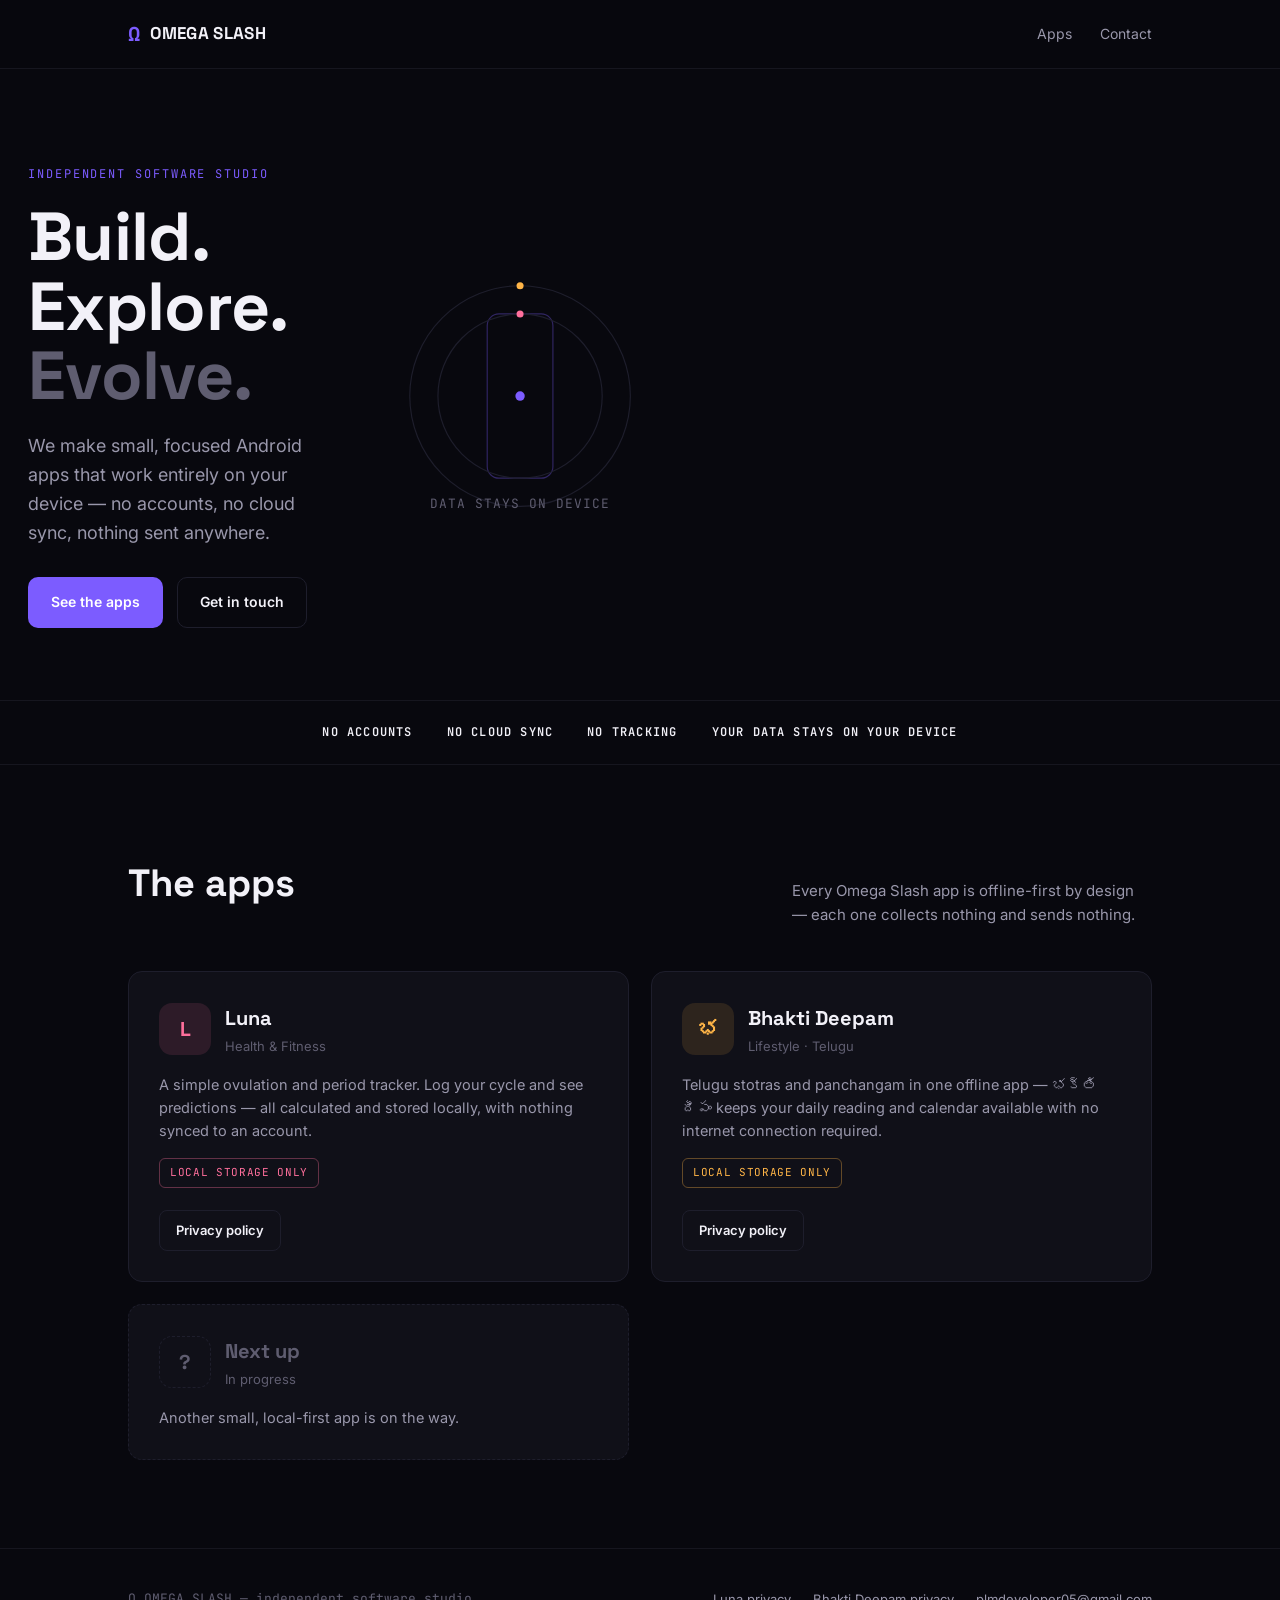
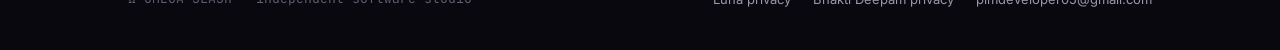
<file: index.html>
<!DOCTYPE html>
<html lang="en">
<head>
<meta charset="UTF-8">
<meta name="viewport" content="width=device-width, initial-scale=1.0">
<title>Omega Slash — Independent Software Studio</title>
<meta name="description" content="Omega Slash builds small, local-first Android apps. No accounts, no cloud sync, no tracking — everything stays on your device.">
<link rel="icon" href="data:,">
<link rel="preconnect" href="https://fonts.googleapis.com">
<link rel="preconnect" href="https://fonts.gstatic.com" crossorigin>
<link href="https://fonts.googleapis.com/css2?family=Space+Grotesk:wght@500;700&family=Inter:wght@400;500;600&family=JetBrains+Mono:wght@400;500&display=swap" rel="stylesheet">
<link rel="stylesheet" href="styles.css">
</head>
<body>

<nav class="nav">
  <div class="wrap">
    <a class="brand" href="#top"><span class="glyph">Ω</span> OMEGA SLASH</a>
    <div class="nav-links">
      <a href="#apps">Apps</a>
      <a href="mailto:plmdeveloper05@gmail.com">Contact</a>
    </div>
  </div>
</nav>

<header class="hero" id="top">
  <div class="wrap" style="display:grid; grid-template-columns:1.1fr .9fr; gap:48px; align-items:center;">
    <div>
      <p class="eyebrow">Independent software studio</p>
      <h1>
        <span class="line">Build.</span>
        <span class="line">Explore.</span>
        <span class="line dim">Evolve.</span>
      </h1>
      <p class="lede">We make small, focused Android apps that work entirely on your device — no accounts, no cloud sync, nothing sent anywhere.</p>
      <div class="ctas">
        <a class="btn btn-primary" href="#apps">See the apps</a>
        <a class="btn btn-ghost" href="mailto:plmdeveloper05@gmail.com">Get in touch</a>
      </div>
    </div>

    <div class="loop-graphic" aria-hidden="true">
      <svg viewBox="0 0 220 220">
        <rect x="82" y="40" width="56" height="140" rx="10" class="loop-ring active" stroke-width="2"/>
        <circle cx="110" cy="110" r="4" class="loop-dot"/>
        <g class="loop-orbit">
          <circle cx="110" cy="110" r="70" class="loop-ring"/>
          <circle cx="110" cy="40" r="3" fill="var(--luna)"/>
        </g>
        <g class="loop-orbit" style="animation-duration:20s; animation-direction:reverse;">
          <circle cx="110" cy="110" r="94" class="loop-ring"/>
          <circle cx="110" cy="16" r="3" fill="var(--bhakti)"/>
        </g>
        <text x="110" y="205" text-anchor="middle" class="loop-caption">DATA STAYS ON DEVICE</text>
      </svg>
    </div>
  </div>
</header>

<div class="ethos">
  <div class="wrap">
    <span><b>No accounts</b></span>
    <span><b>No cloud sync</b></span>
    <span><b>No tracking</b></span>
    <span><b>Your data stays on your device</b></span>
  </div>
</div>

<section id="apps">
  <div class="wrap">
    <div class="section-head">
      <h2>The apps</h2>
      <p>Every Omega Slash app is offline-first by design — each one collects nothing and sends nothing.</p>
    </div>

    <div class="apps-grid">

      <article class="app-card" data-app="luna">
        <div class="app-top">
          <div class="app-icon">L</div>
          <div>
            <h3 class="app-name">Luna</h3>
            <p class="app-category">Health &amp; Fitness</p>
          </div>
        </div>
        <p class="app-desc">A simple ovulation and period tracker. Log your cycle and see predictions — all calculated and stored locally, with nothing synced to an account.</p>
        <span class="app-badge">Local storage only</span>
        <div class="app-actions">
          <a class="btn btn-ghost btn-small" href="privacy-luna.html">Privacy policy</a>
          <!-- add Play Store link once live: <a class="btn btn-primary btn-small" href="#">Get it on Play</a> -->
        </div>
      </article>

      <article class="app-card" data-app="bhakti">
        <div class="app-top">
          <div class="app-icon">భ</div>
          <div>
            <h3 class="app-name">Bhakti Deepam</h3>
            <p class="app-category">Lifestyle · Telugu</p>
          </div>
        </div>
        <p class="app-desc">Telugu stotras and panchangam in one offline app — భక్తి దీపం keeps your daily reading and calendar available with no internet connection required.</p>
        <span class="app-badge">Local storage only</span>
        <div class="app-actions">
          <a class="btn btn-ghost btn-small" href="privacy-bhakti-deepam.html">Privacy policy</a>
          <!-- add Play Store link once live: <a class="btn btn-primary btn-small" href="#">Get it on Play</a> -->
        </div>
      </article>

      <article class="app-card ghost">
        <div class="app-top">
          <div class="app-icon" style="background:transparent; border:1px dashed var(--line); color:var(--text-faint);">?</div>
          <div>
            <h3 class="app-name">Next up</h3>
            <p class="app-category">In progress</p>
          </div>
        </div>
        <p class="app-desc">Another small, local-first app is on the way.</p>
      </article>

    </div>
  </div>
</section>

<footer>
  <div class="wrap">
    <div class="foot-brand">Ω OMEGA SLASH — independent software studio</div>
    <div class="foot-links">
      <a href="privacy-luna.html">Luna privacy</a>
      <a href="privacy-bhakti-deepam.html">Bhakti Deepam privacy</a>
      <a href="mailto:plmdeveloper05@gmail.com">plmdeveloper05@gmail.com</a>
    </div>
  </div>
</footer>

</body>
</html>
</file>
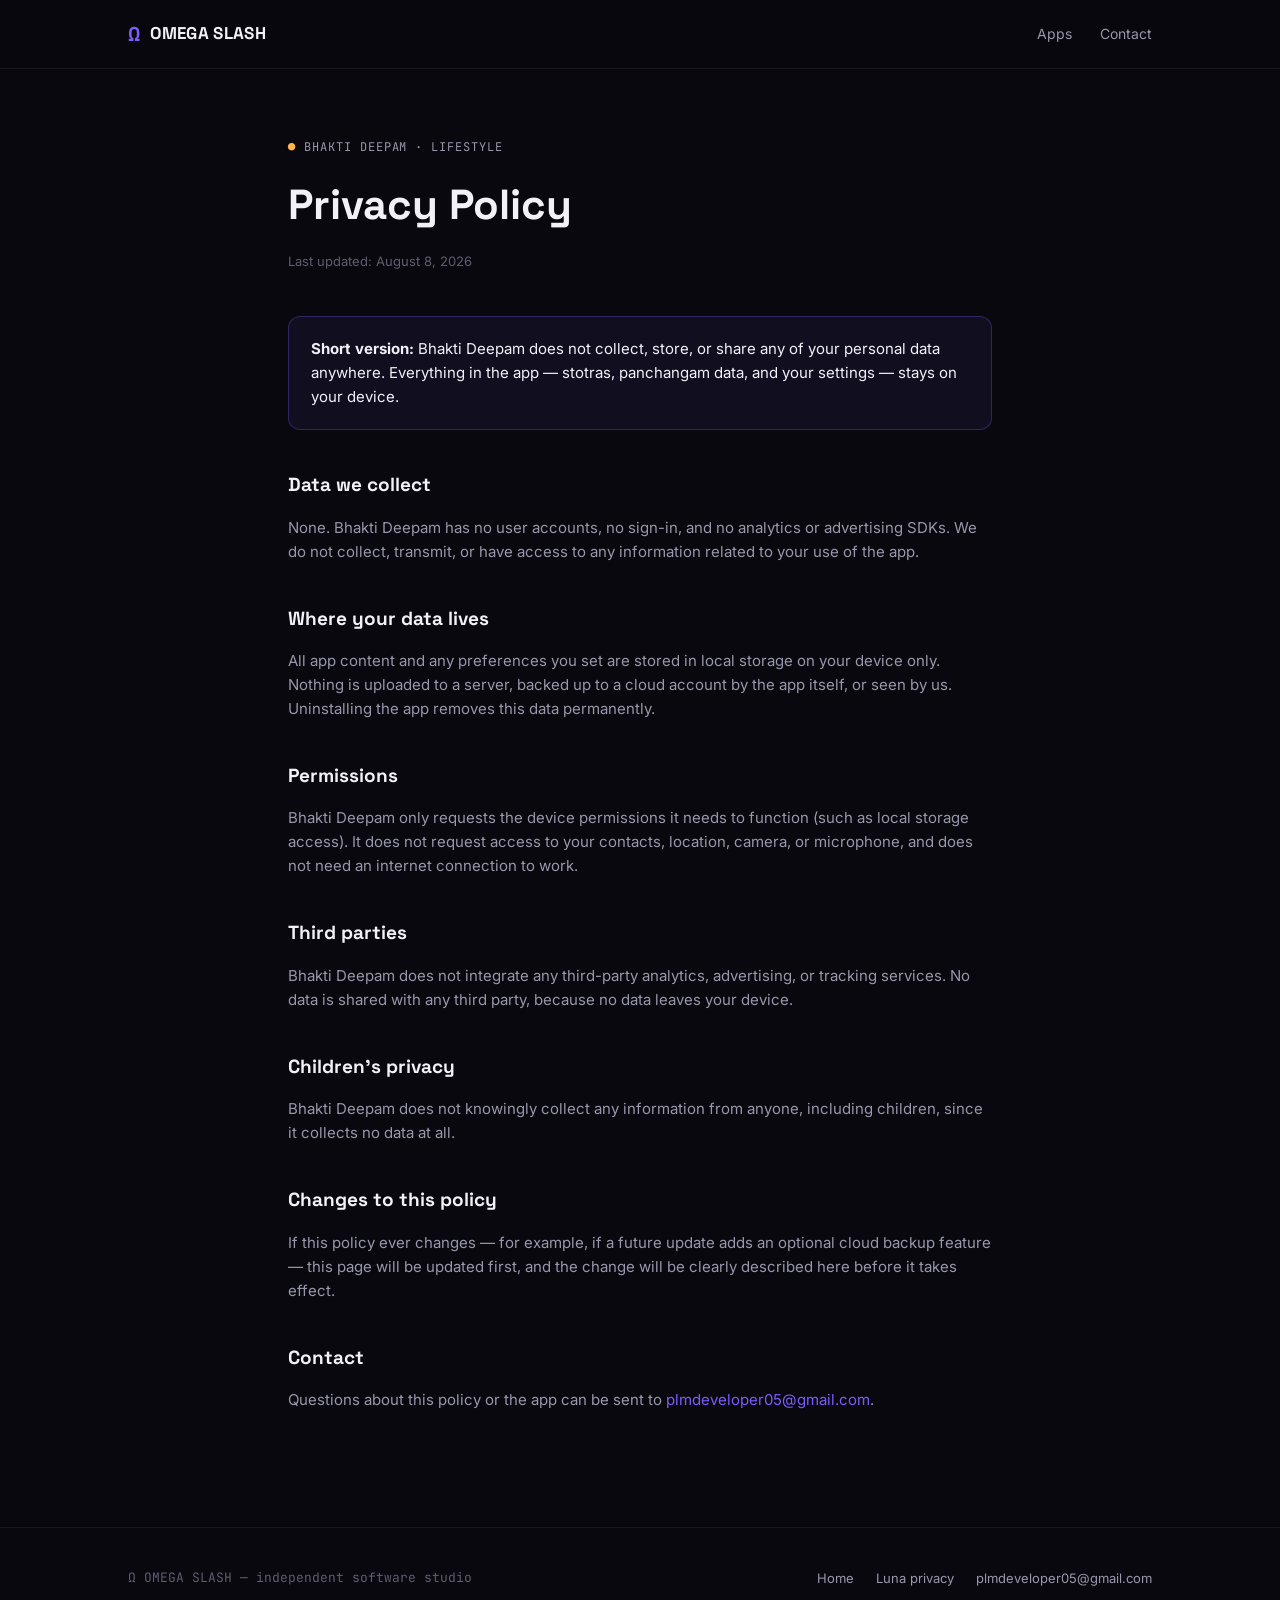
<file: privacy-bhakti-deepam.html>
<!DOCTYPE html>
<html lang="en">
<head>
<meta charset="UTF-8">
<meta name="viewport" content="width=device-width, initial-scale=1.0">
<title>Privacy Policy — Bhakti Deepam | Omega Slash</title>
<meta name="description" content="Privacy policy for Bhakti Deepam, the Telugu devotional app by Omega Slash. Bhakti Deepam stores data locally on your device only.">
<link rel="icon" href="data:,">
<link rel="preconnect" href="https://fonts.googleapis.com">
<link rel="preconnect" href="https://fonts.gstatic.com" crossorigin>
<link href="https://fonts.googleapis.com/css2?family=Space+Grotesk:wght@500;700&family=Inter:wght@400;500;600&family=JetBrains+Mono:wght@400;500&display=swap" rel="stylesheet">
<link rel="stylesheet" href="styles.css">
</head>
<body>

<nav class="nav">
  <div class="wrap">
    <a class="brand" href="index.html"><span class="glyph">Ω</span> OMEGA SLASH</a>
    <div class="nav-links">
      <a href="index.html#apps">Apps</a>
      <a href="mailto:plmdeveloper05@gmail.com">Contact</a>
    </div>
  </div>
</nav>

<main class="policy">
  <div class="wrap">
    <div class="policy-header">
      <div class="policy-app-tag"><span style="color:var(--bhakti)">●</span> BHAKTI DEEPAM · Lifestyle</div>
      <h1>Privacy Policy</h1>
      <p class="updated">Last updated: August 8, 2026</p>
    </div>

    <div class="no-data-box">
      <strong>Short version:</strong> Bhakti Deepam does not collect, store, or share any of your personal data anywhere. Everything in the app — stotras, panchangam data, and your settings — stays on your device.
    </div>

    <h2>Data we collect</h2>
    <p>None. Bhakti Deepam has no user accounts, no sign-in, and no analytics or advertising SDKs. We do not collect, transmit, or have access to any information related to your use of the app.</p>

    <h2>Where your data lives</h2>
    <p>All app content and any preferences you set are stored in local storage on your device only. Nothing is uploaded to a server, backed up to a cloud account by the app itself, or seen by us. Uninstalling the app removes this data permanently.</p>

    <h2>Permissions</h2>
    <p>Bhakti Deepam only requests the device permissions it needs to function (such as local storage access). It does not request access to your contacts, location, camera, or microphone, and does not need an internet connection to work.</p>

    <h2>Third parties</h2>
    <p>Bhakti Deepam does not integrate any third-party analytics, advertising, or tracking services. No data is shared with any third party, because no data leaves your device.</p>

    <h2>Children's privacy</h2>
    <p>Bhakti Deepam does not knowingly collect any information from anyone, including children, since it collects no data at all.</p>

    <h2>Changes to this policy</h2>
    <p>If this policy ever changes — for example, if a future update adds an optional cloud backup feature — this page will be updated first, and the change will be clearly described here before it takes effect.</p>

    <h2>Contact</h2>
    <p>Questions about this policy or the app can be sent to <a class="contact" href="mailto:plmdeveloper05@gmail.com">plmdeveloper05@gmail.com</a>.</p>
  </div>
</main>

<footer>
  <div class="wrap">
    <div class="foot-brand">Ω OMEGA SLASH — independent software studio</div>
    <div class="foot-links">
      <a href="index.html">Home</a>
      <a href="privacy-luna.html">Luna privacy</a>
      <a href="mailto:plmdeveloper05@gmail.com">plmdeveloper05@gmail.com</a>
    </div>
  </div>
</footer>

</body>
</html>
</file>
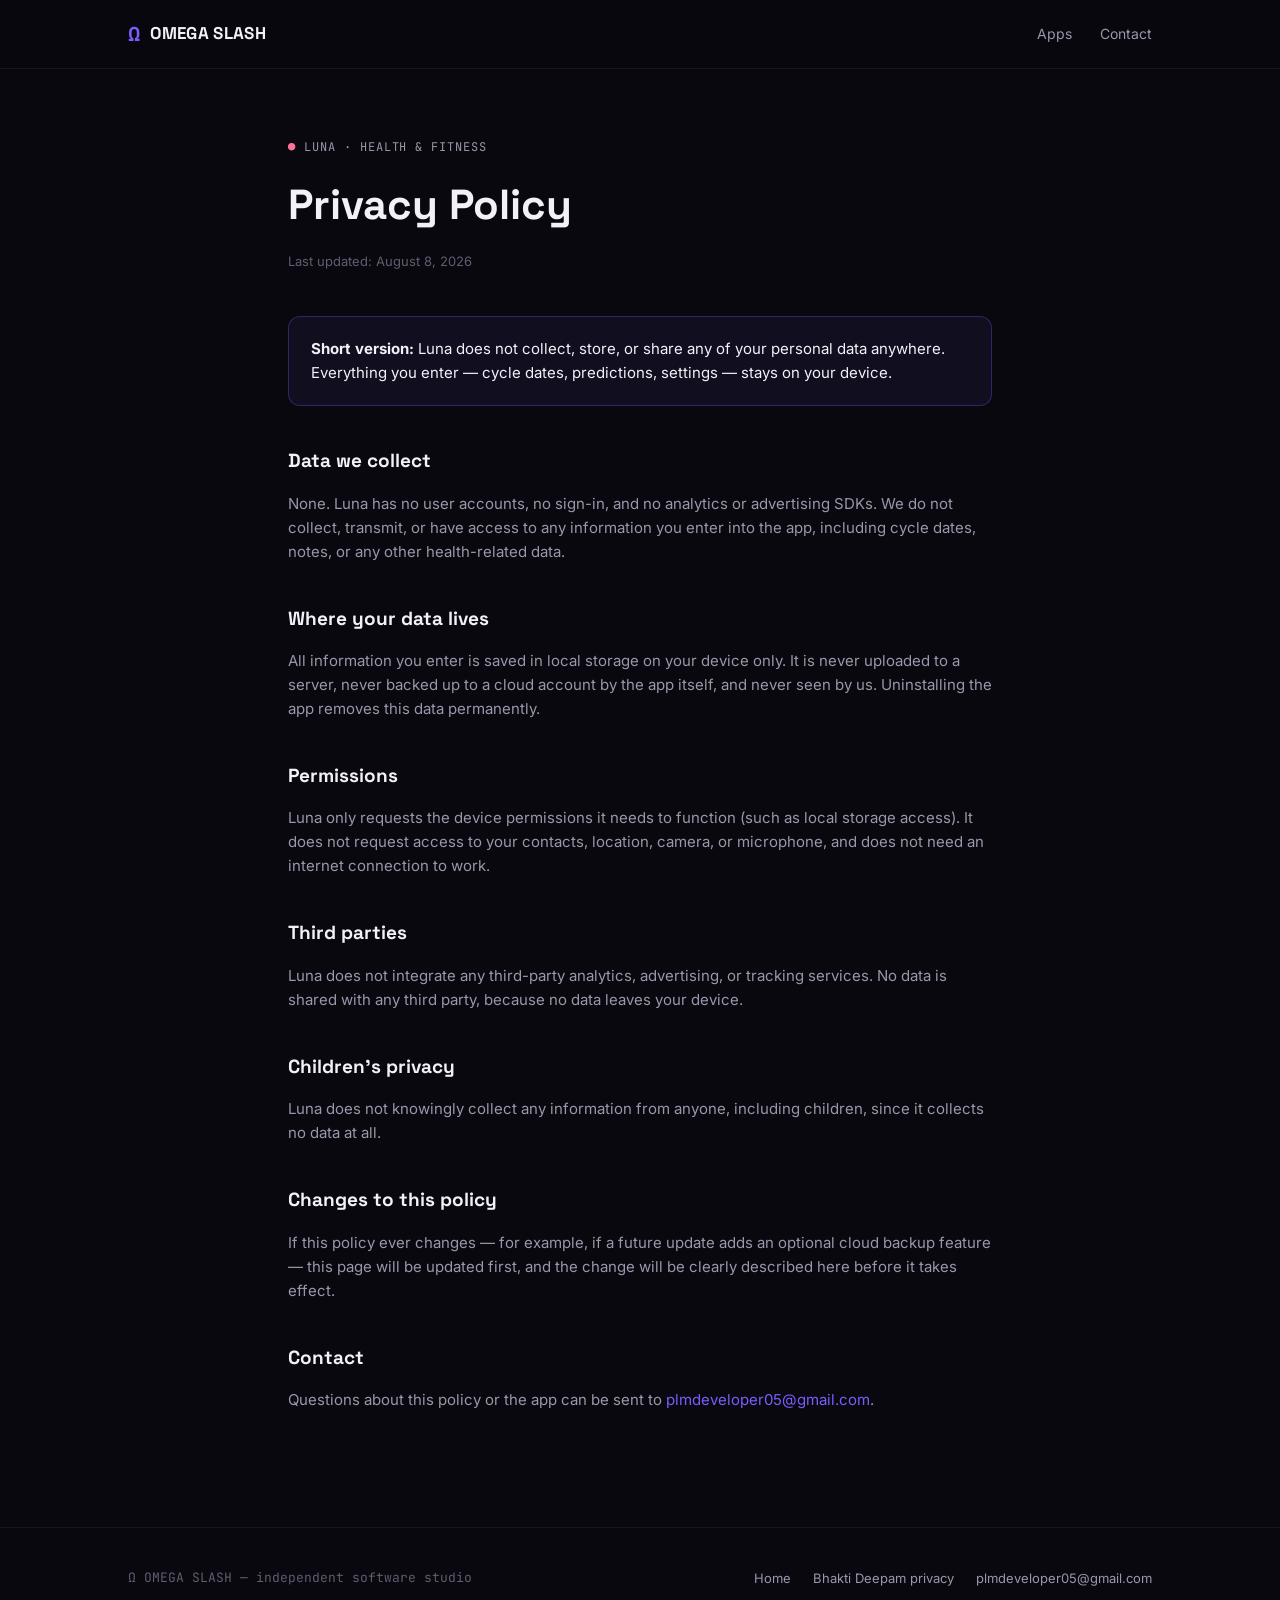
<file: privacy-luna.html>
<!DOCTYPE html>
<html lang="en">
<head>
<meta charset="UTF-8">
<meta name="viewport" content="width=device-width, initial-scale=1.0">
<title>Privacy Policy — Luna | Omega Slash</title>
<meta name="description" content="Privacy policy for Luna, the ovulation and period tracker by Omega Slash. Luna stores data locally on your device only.">
<link rel="icon" href="data:,">
<link rel="preconnect" href="https://fonts.googleapis.com">
<link rel="preconnect" href="https://fonts.gstatic.com" crossorigin>
<link href="https://fonts.googleapis.com/css2?family=Space+Grotesk:wght@500;700&family=Inter:wght@400;500;600&family=JetBrains+Mono:wght@400;500&display=swap" rel="stylesheet">
<link rel="stylesheet" href="styles.css">
</head>
<body>

<nav class="nav">
  <div class="wrap">
    <a class="brand" href="index.html"><span class="glyph">Ω</span> OMEGA SLASH</a>
    <div class="nav-links">
      <a href="index.html#apps">Apps</a>
      <a href="mailto:plmdeveloper05@gmail.com">Contact</a>
    </div>
  </div>
</nav>

<main class="policy">
  <div class="wrap">
    <div class="policy-header">
      <div class="policy-app-tag"><span style="color:var(--luna)">●</span> LUNA · Health &amp; Fitness</div>
      <h1>Privacy Policy</h1>
      <p class="updated">Last updated: August 8, 2026</p>
    </div>

    <div class="no-data-box">
      <strong>Short version:</strong> Luna does not collect, store, or share any of your personal data anywhere. Everything you enter — cycle dates, predictions, settings — stays on your device.
    </div>

    <h2>Data we collect</h2>
    <p>None. Luna has no user accounts, no sign-in, and no analytics or advertising SDKs. We do not collect, transmit, or have access to any information you enter into the app, including cycle dates, notes, or any other health-related data.</p>

    <h2>Where your data lives</h2>
    <p>All information you enter is saved in local storage on your device only. It is never uploaded to a server, never backed up to a cloud account by the app itself, and never seen by us. Uninstalling the app removes this data permanently.</p>

    <h2>Permissions</h2>
    <p>Luna only requests the device permissions it needs to function (such as local storage access). It does not request access to your contacts, location, camera, or microphone, and does not need an internet connection to work.</p>

    <h2>Third parties</h2>
    <p>Luna does not integrate any third-party analytics, advertising, or tracking services. No data is shared with any third party, because no data leaves your device.</p>

    <h2>Children's privacy</h2>
    <p>Luna does not knowingly collect any information from anyone, including children, since it collects no data at all.</p>

    <h2>Changes to this policy</h2>
    <p>If this policy ever changes — for example, if a future update adds an optional cloud backup feature — this page will be updated first, and the change will be clearly described here before it takes effect.</p>

    <h2>Contact</h2>
    <p>Questions about this policy or the app can be sent to <a class="contact" href="mailto:plmdeveloper05@gmail.com">plmdeveloper05@gmail.com</a>.</p>
  </div>
</main>

<footer>
  <div class="wrap">
    <div class="foot-brand">Ω OMEGA SLASH — independent software studio</div>
    <div class="foot-links">
      <a href="index.html">Home</a>
      <a href="privacy-bhakti-deepam.html">Bhakti Deepam privacy</a>
      <a href="mailto:plmdeveloper05@gmail.com">plmdeveloper05@gmail.com</a>
    </div>
  </div>
</footer>

</body>
</html>
</file>
<file: styles.css>
/* ============================================================
   OMEGA SLASH — shared styles
   Token system: bg near-black w/ violet cast, single studio accent
   (violet), per-app accent colors on cards only.
   ============================================================ */

:root{
  --bg:        #08080e;
  --bg-raised: #0f0f1a;
  --bg-card:   #101018;
  --line:      #1e1e2c;
  --line-soft: #16161f;
  --text:      #f2f1f8;
  --text-dim:  #9997ab;
  --text-faint:#5f5d70;

  --accent:    #7c5cff;   /* studio violet — from the existing Luna button */
  --accent-ink:#efeaff;

  --luna:      #ff6f9c;   /* rose — Luna (health/cycle) */
  --luna-soft: rgba(255,111,156,.12);

  --bhakti:    #ffb547;   /* marigold — Bhakti Deepam (devotional) */
  --bhakti-soft:rgba(255,181,71,.12);

  --font-display: "Space Grotesk", "Segoe UI", sans-serif;
  --font-body:    "Inter", "Segoe UI", sans-serif;
  --font-mono:    "JetBrains Mono", ui-monospace, "Consolas", monospace;

  --radius: 14px;
  --maxw: 1080px;
}

*{ box-sizing:border-box; }
html{ scroll-behavior:smooth; }
@media (prefers-reduced-motion: reduce){
  html{ scroll-behavior:auto; }
  *{ animation-duration:.001ms !important; animation-iteration-count:1 !important; transition-duration:.001ms !important; }
}

body{
  margin:0;
  background:var(--bg);
  color:var(--text);
  font-family:var(--font-body);
  font-size:16px;
  line-height:1.6;
  -webkit-font-smoothing:antialiased;
}

a{ color:inherit; text-decoration:none; }
img{ max-width:100%; display:block; }

::selection{ background:var(--accent); color:#fff; }

:focus-visible{
  outline:2px solid var(--accent);
  outline-offset:3px;
  border-radius:4px;
}

.wrap{
  max-width:var(--maxw);
  margin:0 auto;
  padding:0 28px;
}

/* ---------- nav ---------- */
.nav{
  position:sticky; top:0; z-index:20;
  background:rgba(8,8,14,.82);
  backdrop-filter:blur(10px);
  border-bottom:1px solid var(--line-soft);
}
.nav .wrap{
  display:flex; align-items:center; justify-content:space-between;
  height:68px;
}
.brand{
  display:flex; align-items:center; gap:10px;
  font-family:var(--font-display);
  font-weight:700;
  font-size:17px;
  letter-spacing:.02em;
}
.brand .glyph{
  font-size:20px;
  color:var(--accent);
}
.nav-links{
  display:flex; align-items:center; gap:28px;
  font-size:14px;
  color:var(--text-dim);
}
.nav-links a:hover{ color:var(--text); }
.nav-links .home-link{ display:none; }

/* ---------- hero ---------- */
.hero{
  padding:96px 0 72px;
  display:grid;
  grid-template-columns:1.1fr .9fr;
  gap:48px;
  align-items:center;
}
.eyebrow{
  font-family:var(--font-mono);
  font-size:12px;
  letter-spacing:.16em;
  text-transform:uppercase;
  color:var(--accent);
  margin:0 0 18px;
}
.hero h1{
  font-family:var(--font-display);
  font-weight:700;
  font-size:clamp(40px, 6vw, 68px);
  line-height:1.02;
  letter-spacing:-.01em;
  margin:0 0 22px;
}
.hero h1 .line{ display:block; }
.hero h1 .line.dim{ color:var(--text-faint); }
.hero p.lede{
  font-size:18px;
  color:var(--text-dim);
  max-width:46ch;
  margin:0 0 30px;
}
.hero .ctas{
  display:flex; gap:14px; flex-wrap:wrap;
}
.btn{
  display:inline-flex; align-items:center; gap:8px;
  padding:13px 22px;
  border-radius:10px;
  font-size:14px; font-weight:600;
  border:1px solid transparent;
  cursor:pointer;
  transition:transform .15s ease, border-color .15s ease, background .15s ease;
}
.btn:hover{ transform:translateY(-1px); }
.btn-primary{ background:var(--accent); color:#fff; }
.btn-primary:hover{ background:#8f71ff; }
.btn-ghost{ background:transparent; border-color:var(--line); color:var(--text); }
.btn-ghost:hover{ border-color:var(--accent); }
.btn-small{ padding:9px 16px; font-size:13px; border-radius:8px; }

/* ---------- signature graphic: local-loop device ---------- */
.loop-graphic{
  position:relative;
  aspect-ratio:1/1;
  display:flex; align-items:center; justify-content:center;
}
.loop-graphic svg{ width:100%; height:100%; }
.loop-ring{
  fill:none; stroke:var(--line); stroke-width:1;
}
.loop-ring.active{ stroke:var(--accent); opacity:.35; }
.loop-dot{
  fill:var(--accent);
}
@keyframes orbit{
  from{ transform:rotate(0deg); }
  to{ transform:rotate(360deg); }
}
.loop-orbit{
  transform-origin:110px 110px;
  animation:orbit 14s linear infinite;
}
.loop-caption{
  font-family:var(--font-mono);
  font-size:11px;
  fill:var(--text-faint);
  letter-spacing:.08em;
}

/* ---------- ethos strip ---------- */
.ethos{
  border-top:1px solid var(--line-soft);
  border-bottom:1px solid var(--line-soft);
  padding:22px 0;
}
.ethos .wrap{
  display:flex; flex-wrap:wrap; gap:10px 34px;
  justify-content:center;
}
.ethos span{
  font-family:var(--font-mono);
  font-size:12px;
  letter-spacing:.1em;
  text-transform:uppercase;
  color:var(--text-dim);
}
.ethos span b{ color:var(--text); font-weight:600; }

/* ---------- section heads ---------- */
section{ padding:88px 0; }
.section-head{
  display:flex; align-items:baseline; justify-content:space-between;
  gap:20px;
  margin-bottom:44px;
  flex-wrap:wrap;
}
.section-head h2{
  font-family:var(--font-display);
  font-size:clamp(28px,4vw,38px);
  margin:0;
}
.section-head p{
  color:var(--text-dim);
  margin:0;
  max-width:40ch;
  font-size:15px;
}

/* ---------- app cards ---------- */
.apps-grid{
  display:grid;
  grid-template-columns:repeat(2, 1fr);
  gap:22px;
}
.app-card{
  background:var(--bg-card);
  border:1px solid var(--line);
  border-radius:var(--radius);
  padding:30px;
  display:flex; flex-direction:column; gap:16px;
  transition:border-color .15s ease, transform .15s ease;
}
.app-card:hover{ transform:translateY(-2px); }
.app-card[data-app="luna"]:hover{ border-color:var(--luna); }
.app-card[data-app="bhakti"]:hover{ border-color:var(--bhakti); }

.app-top{
  display:flex; align-items:center; gap:14px;
}
.app-icon{
  width:52px; height:52px;
  border-radius:13px;
  display:flex; align-items:center; justify-content:center;
  font-family:var(--font-display);
  font-weight:700;
  font-size:20px;
  flex-shrink:0;
}
.app-card[data-app="luna"] .app-icon{ background:var(--luna-soft); color:var(--luna); }
.app-card[data-app="bhakti"] .app-icon{ background:var(--bhakti-soft); color:var(--bhakti); }

.app-name{ font-family:var(--font-display); font-size:20px; font-weight:700; margin:0; }
.app-category{ font-size:13px; color:var(--text-faint); margin:2px 0 0; }

.app-desc{ color:var(--text-dim); font-size:14.5px; margin:0; }

.app-badge{
  align-self:flex-start;
  font-family:var(--font-mono);
  font-size:11px;
  letter-spacing:.06em;
  text-transform:uppercase;
  padding:5px 10px;
  border-radius:6px;
  border:1px solid var(--line);
  color:var(--text-dim);
}
.app-card[data-app="luna"] .app-badge{ border-color:rgba(255,111,156,.35); color:var(--luna); }
.app-card[data-app="bhakti"] .app-badge{ border-color:rgba(255,181,71,.35); color:var(--bhakti); }

.app-actions{
  display:flex; gap:10px; margin-top:auto; padding-top:6px;
  flex-wrap:wrap;
}

/* coming soon ghost card */
.app-card.ghost{
  border-style:dashed;
  align-items:flex-start;
  justify-content:center;
  color:var(--text-faint);
}
.app-card.ghost .app-name{ color:var(--text-faint); }

/* ---------- footer ---------- */
footer{
  border-top:1px solid var(--line-soft);
  padding:40px 0;
}
footer .wrap{
  display:flex; justify-content:space-between; align-items:center;
  flex-wrap:wrap; gap:16px;
}
.foot-brand{
  font-family:var(--font-mono);
  font-size:13px;
  color:var(--text-faint);
}
.foot-links{
  display:flex; gap:22px;
  font-size:13px;
  color:var(--text-dim);
}
.foot-links a:hover{ color:var(--text); }

/* ---------- privacy policy page ---------- */
.policy{
  padding:64px 0 100px;
}
.policy .wrap{ max-width:760px; }
.policy-header{ margin-bottom:44px; }
.policy-app-tag{
  display:inline-flex; align-items:center; gap:8px;
  font-family:var(--font-mono);
  font-size:12px; letter-spacing:.08em; text-transform:uppercase;
  color:var(--text-dim);
  margin-bottom:14px;
}
.policy h1{
  font-family:var(--font-display);
  font-size:clamp(30px,4vw,42px);
  margin:0 0 10px;
}
.policy .updated{ color:var(--text-faint); font-size:13px; }
.policy h2{
  font-family:var(--font-display);
  font-size:19px;
  margin:40px 0 12px;
}
.policy p, .policy li{ color:var(--text-dim); font-size:15px; }
.policy ul{ padding-left:20px; }
.no-data-box{
  margin:28px 0;
  padding:20px 22px;
  border-radius:12px;
  border:1px solid rgba(124,92,255,.3);
  background:rgba(124,92,255,.08);
  color:var(--text);
  font-size:15px;
}
.policy a.contact{ color:var(--accent); }
.policy a.contact:hover{ text-decoration:underline; }

/* ---------- responsive ---------- */
@media (max-width:820px){
  .hero{ grid-template-columns:1fr; padding-top:56px; }
  .loop-graphic{ max-width:220px; margin:0 auto; order:-1; }
  .apps-grid{ grid-template-columns:1fr; }
  .nav-links{ gap:16px; }
}
</file>
